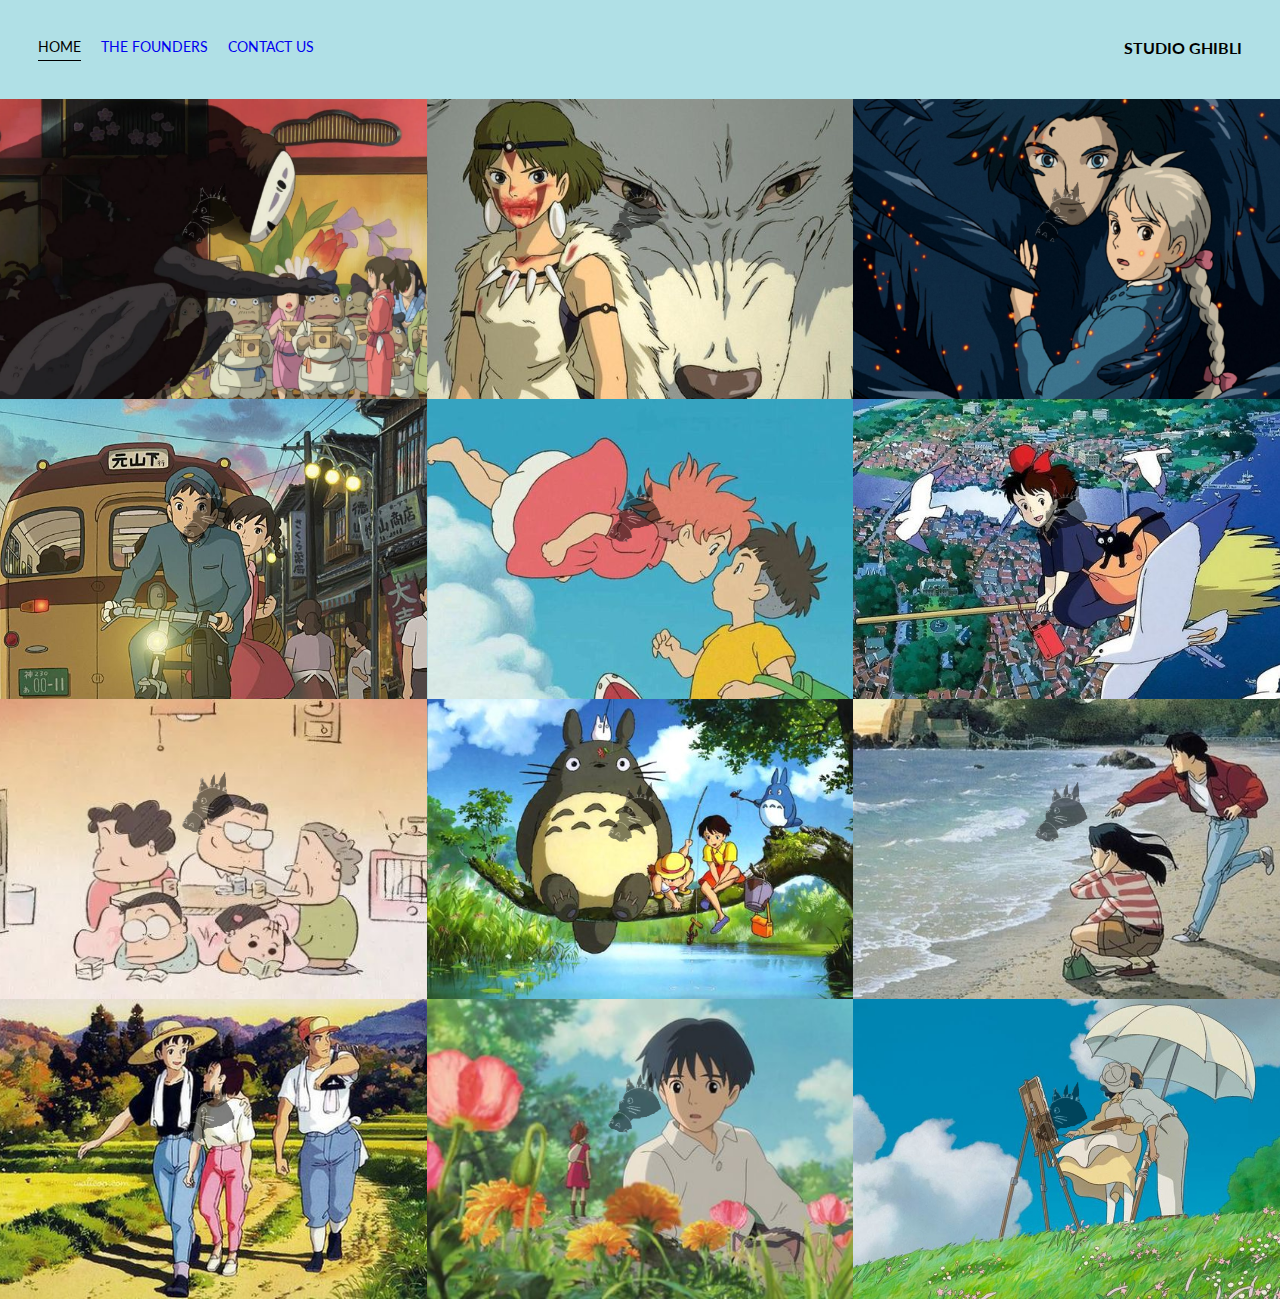
<file: index.html>
<!DOCTYPE html>
<html>
<head>
    <title>Studio Ghibli</title>
    <link href="https://fonts.googleapis.com/css2?family=Lato:wght@300&display=swap" rel="stylesheet">
    <link rel="stylesheet" href="styles.css">
</head>
<body>
    <div class="container" >
        <div class="nav-wrapper">
            <div class="left-side">
                <div class="nav-link-wrapper active-nav-link">
                    <a href="index.html">Home</a>
                </div>
            

                <div class="nav-link-wrapper">
                    <a href="About.html">The Founders</a>
                </div>

                <div class="nav-link-wrapper">
                    <a href="Contact Us.html">Contact Us</a>
                </div>

            </div> 

            <div class="right-side"></div>
                <div class="brand">
                    <div><strong> STUDIO GHIBLI </strong> </div>
                </div>
            </div>
        </div>

        <div class="content-wrapper">

            <div class="portfolio-items-wrapper">

                <div class="portfolio-item-wrapper" onclick="location.href='SpiritedAwayPage.html'">
                    <div class="portfolio-img-background" style="background-image:url(images/portfolio/SpiritAway.PNG)"></div>

                    <div class="img-text-wrapper">
                        <div class="logo-wrapper">
                            <img src="images/logos/sghiblilogo.png">
                        </div>

                        <div class="subtitle">
                            SPIRITED AWAY
                        </div>
                    </div>
                </div>

                <div class="portfolio-item-wrapper" onclick="location.href='PrincessMononokePage.html'">
                    <div class="portfolio-img-background" style="background-image:url(images/portfolio/PrincessMnonoke.jpg)"></div>

                    <div class="img-text-wrapper">
                        <div class="logo-wrapper">
                            <img src="images/logos/sghiblilogo.png">
                        </div>

                        <div class="subtitle">
                            PRINCESS MONONOKE
                        </div>
                    </div>
                </div>

                <div class="portfolio-item-wrapper" onclick="location.href='HowlMovingCastlePage.html'" >
                    <div class="portfolio-img-background" style="background-image:url(images/portfolio/HowlsMovingCastle.PNG)"></div>

                    <div class="img-text-wrapper">
                        <div class="logo-wrapper">
                            <img src="images/logos/sghiblilogo.png">
                        </div>

                        <div class="subtitle">
                            HOWL'S MOVING CASTLE
                        </div>
                    </div>
                </div>

                <div class="portfolio-item-wrapper" onclick="location.href='FromUpOnPoppyHillPage.html'">
                    <div class="portfolio-img-background" style="background-image:url(images/portfolio/FromUpOnPoppyHilll.jpeg)"></div>

                    <div class="img-text-wrapper">
                        <div class="logo-wrapper">
                            <img src="images/logos/sghiblilogo.png">
                        </div>

                        <div class="subtitle">
                            FROM UP ON POPPY HILL
                        </div>
                    </div>
                </div>

                <div class="portfolio-item-wrapper" onclick="location.href='PonyoPage.html'">
                    <div class="portfolio-img-background" style="background-image:url(images/portfolio/Ponyo.jpg)"></div>

                    <div class="img-text-wrapper">
                        <div class="logo-wrapper">
                            <img src="images/logos/sghiblilogo.png">
                        </div>

                        <div class="subtitle">
                            PONYO
                        </div>
                    </div>
                </div>

                <div class="portfolio-item-wrapper" onclick="location.href='KikiDeliveryServicePage.html'">
                    <div class="portfolio-img-background" style="background-image:url(images/portfolio/KikiDeliveryService.jpg)"></div>

                    <div class="img-text-wrapper">
                        <div class="logo-wrapper">
                            <img src="images/logos/sghiblilogo.png">
                        </div>

                        <div class="subtitle">
                            KIKI'S DELIVERY SERVICE
                        </div>
                    </div>
                </div>

                <div class="portfolio-item-wrapper" onclick="location.href='MyNeighborsTheYamadasPage.html'">
                    <div class="portfolio-img-background" style="background-image:url(images/portfolio/MyNeighborsTheYamadas.jpg)"></div>

                    <div class="img-text-wrapper">
                        <div class="logo-wrapper">
                            <img src="images/logos/sghiblilogo.png">
                        </div>

                        <div class="subtitle">
                            MY NEIGHBORS THE YAMADAS
                        </div>
                    </div>
                </div>

                <div class="portfolio-item-wrapper" onclick="location.href='MyNeighborTotoroPage.html'">
                    <div class="portfolio-img-background" style="background-image:url(images/portfolio/MyNeighborTotoro.jpg)"></div>

                    <div class="img-text-wrapper">
                        <div class="logo-wrapper">
                            <img src="images/logos/sghiblilogo.png">
                        </div>

                        <div class="subtitle">
                            MY NEIGHBOR TOTORO
                        </div>
                    </div>
                </div>

                <div class="portfolio-item-wrapper" onclick="location.href='OceanWavesPage.html'">
                    <div class="portfolio-img-background" style="background-image:url(images/portfolio/OceanWaves.jpg)"></div>

                    <div class="img-text-wrapper">
                        <div class="logo-wrapper">
                            <img src="images/logos/sghiblilogo.png">
                        </div>

                        <div class="subtitle">
                            OCEAN WAVES
                        </div>
                    </div>
                </div>

                <div class="portfolio-item-wrapper" onclick="location.href='OnlyYesterdayPage.html'">
                    <div class="portfolio-img-background" style="background-image:url(images/portfolio/OnlyYesterday.jpg)"></div>

                    <div class="img-text-wrapper">
                        <div class="logo-wrapper">
                            <img src="images/logos/sghiblilogo.png">
                        </div>

                        <div class="subtitle">
                            ONLY YESTERDAY
                        </div>
                    </div>
                </div>

                <div class="portfolio-item-wrapper" onclick="location.href='TheSecretWorldOfArriettyPage.html'">
                    <div class="portfolio-img-background" style="background-image:url(images/portfolio/TheSecretWorldOfArrietty.jpg)"></div>

                    <div class="img-text-wrapper">
                        <div class="logo-wrapper">
                            <img src="images/logos/sghiblilogo.png">
                        </div>

                        <div class="subtitle">
                            THE SECRET WORLD OF ARRIETTY
                        </div>
                    </div>
                </div>

                <div class="portfolio-item-wrapper" onclick="location.href='TheWindRisesPage.html'">
                    <div class="portfolio-img-background" style="background-image:url(images/portfolio/TheWindRises.jpg)"></div>

                    <div class="img-text-wrapper">
                        <div class="logo-wrapper">
                            <img src="images/logos/sghiblilogo.png">
                        </div>

                        <div class="subtitle"> THE WIND RISES</div>
                    </div>
                </div>


            </div>
        </div>
    </div>
</body>
<script>
    const portfolioItems = document.querySelectorAll('.portfolio-item-wrapper')
    
    portfolioItems.forEach(portfolioItem => {
        portfolioItem.addEventListener('mouseover', () => {
            portfolioItem.childNodes[1].classList.add('img-darken');

        })
        portfolioItem.addEventListener('mouseout', () => {
            portfolioItem.childNodes[1].classList.remove('img-darken');
        })

    })

    
    
</script>
</html>
</file>
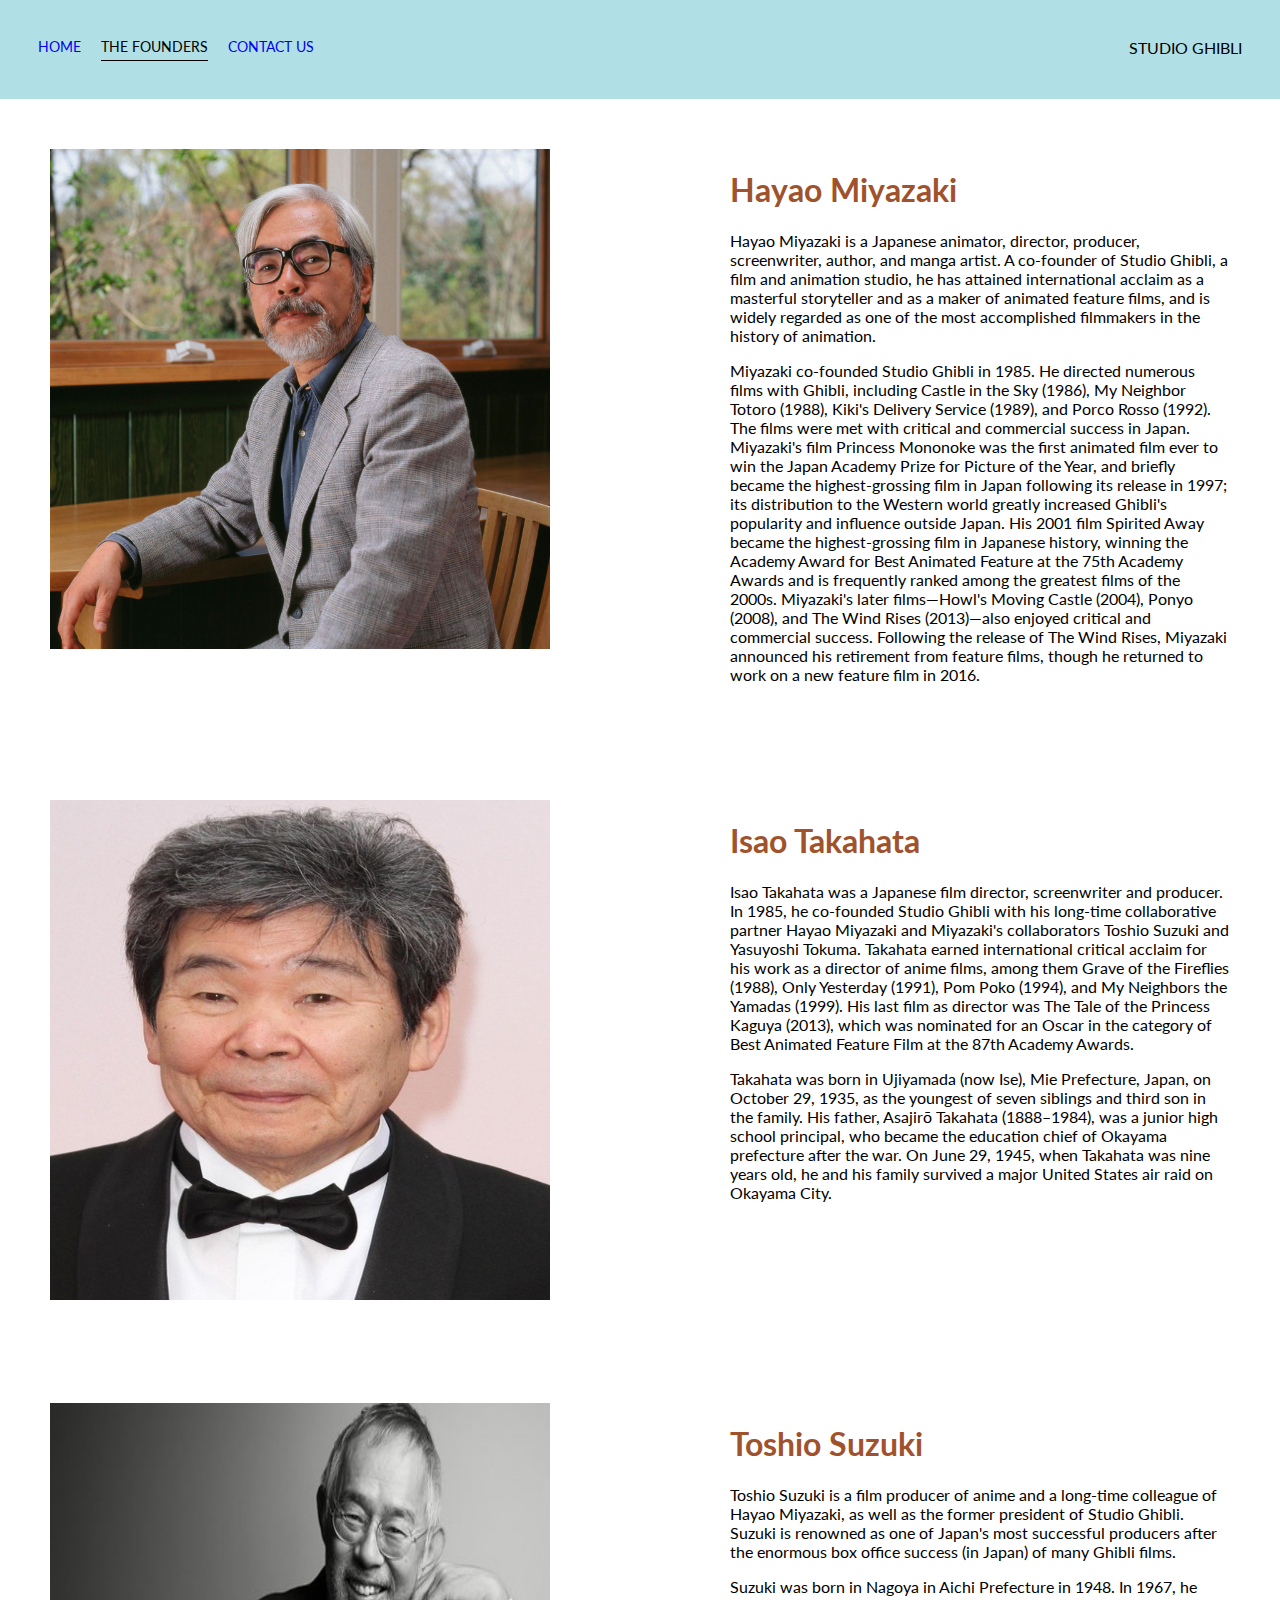
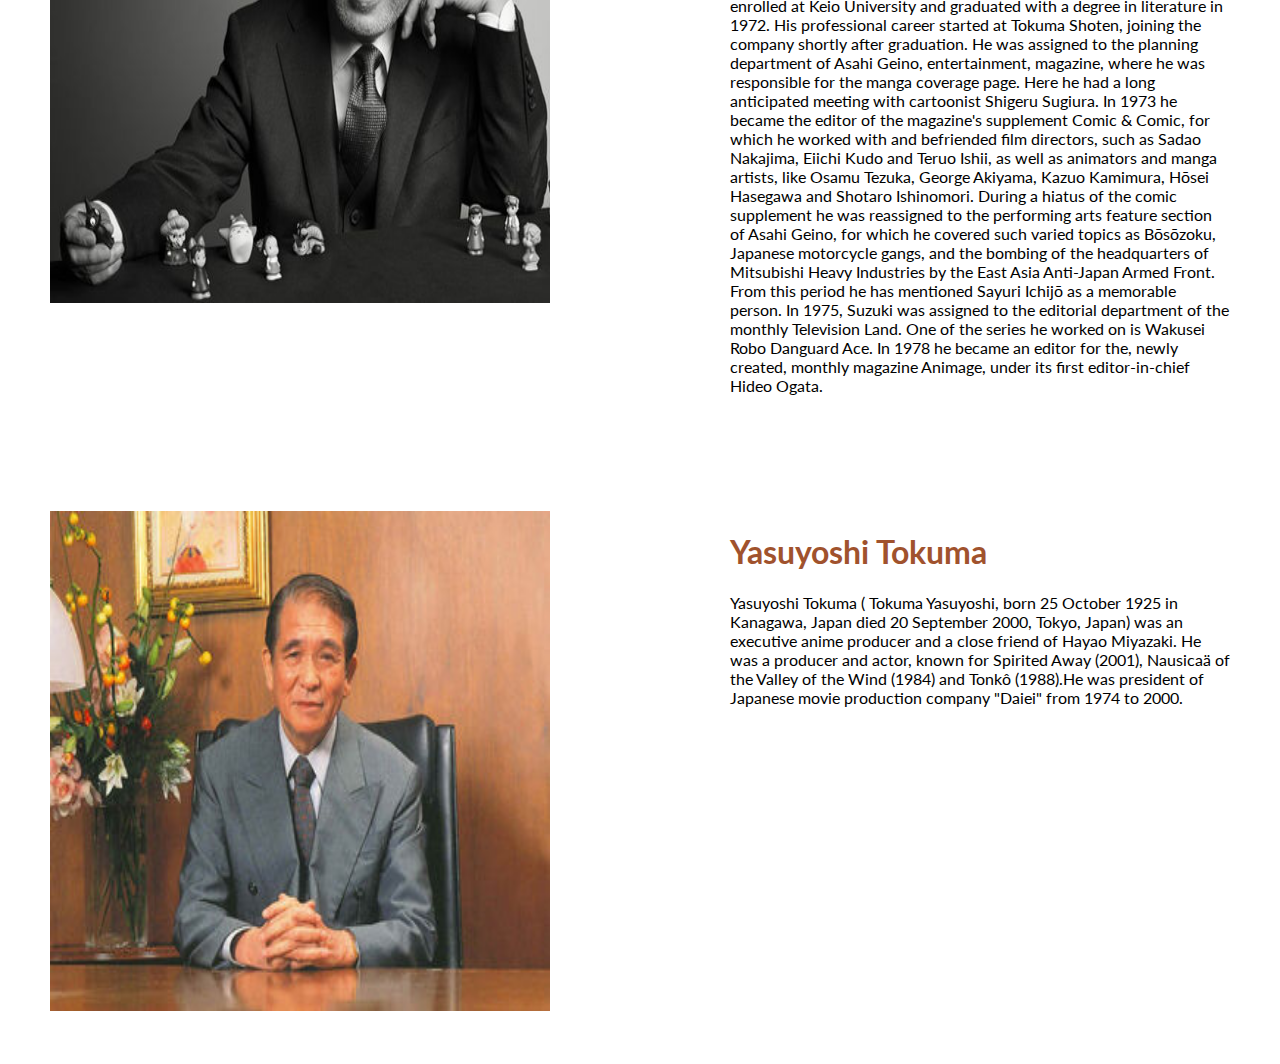
<file: About.html>
<!DOCTYPE html>
<html>
<head>
    <title>The Founders</title>
    <link href="https://fonts.googleapis.com/css2?family=Lato:wght@300&display=swap" rel="stylesheet">
    <link rel="stylesheet" href="styles.css">
</head>
<body>
    <div class="container">
        <div class="nav-wrapper">
            <div class="left-side">
                <div class="nav-link-wrapper">
                    <a href="index.html">Home</a>
                </div>
            

                <div class="nav-link-wrapper active-nav-link">
                    <a href="About.html">The Founders</a>
                </div>

                <div class="nav-link-wrapper">
                    <a href="Contact Us.html">Contact Us</a>
                </div>

            </div> 

            <div class="right-side"></div>
                <div class="brand">
                    <div> STUDIO GHIBLI </div>
                </div>
            </div>
        </div>

        <div class="content-wrapper">
            <div class="two-column-wrapper">
                <div class="profile-image-wrapper">
                    <img src="images/MiyazakiHayao.jpg" width="500" height="500" >

                </div>

                <div class="profile-content-wrapper">

                    <h1>Hayao Miyazaki</h1>

                    <p>Hayao Miyazaki is a Japanese animator, director, producer, screenwriter, author, and manga artist. A co-founder of Studio Ghibli, a film and animation studio, he has attained international acclaim as a masterful storyteller and as a maker of animated feature films, and is widely regarded as one of the most accomplished filmmakers in the history of animation.</p>
                    <p>Miyazaki co-founded Studio Ghibli in 1985. He directed numerous films with Ghibli, including Castle in the Sky (1986), My Neighbor Totoro (1988), Kiki's Delivery Service (1989), and Porco Rosso (1992). The films were met with critical and commercial success in Japan. Miyazaki's film Princess Mononoke was the first animated film ever to win the Japan Academy Prize for Picture of the Year, and briefly became the highest-grossing film in Japan following its release in 1997; its distribution to the Western world greatly increased Ghibli's popularity and influence outside Japan. His 2001 film Spirited Away became the highest-grossing film in Japanese history, winning the Academy Award for Best Animated Feature at the 75th Academy Awards and is frequently ranked among the greatest films of the 2000s. Miyazaki's later films—Howl's Moving Castle (2004), Ponyo (2008), and The Wind Rises (2013)—also enjoyed critical and commercial success. Following the release of The Wind Rises, Miyazaki announced his retirement from feature films, though he returned to work on a new feature film in 2016.</p>
                </div>
            </div>
        </div>

        <div class="content-wrapper">
            <div class="two-column-wrapper">
                <div class="profile-image-wrapper">
                    <img src="images/IsaoTakahata.jpg" width="500" height="500">

                </div>

                <div class="profile-content-wrapper">

                    <h1>Isao Takahata</h1>

                    <p>Isao Takahata was a Japanese film director, screenwriter and producer. In 1985, he co-founded Studio Ghibli with his long-time collaborative partner Hayao Miyazaki and Miyazaki's collaborators Toshio Suzuki and Yasuyoshi Tokuma. Takahata earned international critical acclaim for his work as a director of anime films, among them Grave of the Fireflies (1988), Only Yesterday (1991), Pom Poko (1994), and My Neighbors the Yamadas (1999). His last film as director was The Tale of the Princess Kaguya (2013), which was nominated for an Oscar in the category of Best Animated Feature Film at the 87th Academy Awards.</p>
                    <p>Takahata was born in Ujiyamada (now Ise), Mie Prefecture, Japan, on October 29, 1935, as the youngest of seven siblings and third son in the family. His father, Asajirō Takahata (1888–1984), was a junior high school principal, who became the education chief of Okayama prefecture after the war. On June 29, 1945, when Takahata was nine years old, he and his family survived a major United States air raid on Okayama City.</p>
                </div>
            </div>
        </div>


        <div class="content-wrapper">
            <div class="two-column-wrapper">
                <div class="profile-image-wrapper">
                    <img src="images/ToshioSuzuki.jpg" width="500" height="500">

                </div>

                <div class="profile-content-wrapper">

                    <h1>Toshio Suzuki</h1>

                    <p>Toshio Suzuki is a film producer of anime and a long-time colleague of Hayao Miyazaki, as well as the former president of Studio Ghibli. Suzuki is renowned as one of Japan's most successful producers after the enormous box office success (in Japan) of many Ghibli films.</p>
                    <p>Suzuki was born in Nagoya in Aichi Prefecture in 1948. In 1967, he enrolled at Keio University and graduated with a degree in literature in 1972. His professional career started at Tokuma Shoten, joining the company shortly after graduation. He was assigned to the planning department of Asahi Geino, entertainment, magazine, where he was responsible for the manga coverage page. Here he had a long anticipated meeting with cartoonist Shigeru Sugiura. In 1973 he became the editor of the magazine's supplement Comic & Comic, for which he worked with and befriended film directors, such as Sadao Nakajima, Eiichi Kudo and Teruo Ishii, as well as animators and manga artists, like Osamu Tezuka, George Akiyama, Kazuo Kamimura, Hōsei Hasegawa and Shotaro Ishinomori. During a hiatus of the comic supplement he was reassigned to the performing arts feature section of Asahi Geino, for which he covered such varied topics as Bōsōzoku, Japanese motorcycle gangs, and the bombing of the headquarters of Mitsubishi Heavy Industries by the East Asia Anti-Japan Armed Front. From this period he has mentioned Sayuri Ichijō as a memorable person. In 1975, Suzuki was assigned to the editorial department of the monthly Television Land. One of the series he worked on is Wakusei Robo Danguard Ace. In 1978 he became an editor for the, newly created, monthly magazine Animage, under its first editor-in-chief Hideo Ogata.</p>
                </div>
            </div>
        </div>

        <div class="content-wrapper">
            <div class="two-column-wrapper">
                <div class="profile-image-wrapper">
                    <img src="images/YasuyoshiTokuma.jpg" width="500" height="500">

                </div>

                <div class="profile-content-wrapper">

                    <h1>Yasuyoshi Tokuma</h1>

                    <p>Yasuyoshi Tokuma ( Tokuma Yasuyoshi, born 25 October 1925 in Kanagawa, Japan died 20 September 2000, Tokyo, Japan) was an executive anime producer and a close friend of Hayao Miyazaki. He was a producer and actor, known for Spirited Away (2001), Nausicaä of the Valley of the Wind (1984) and Tonkô (1988).He was president of Japanese movie production company "Daiei" from 1974 to 2000.</p>

                </div>
            </div>
        </div>


    </div>
</body>
</html>
</file>
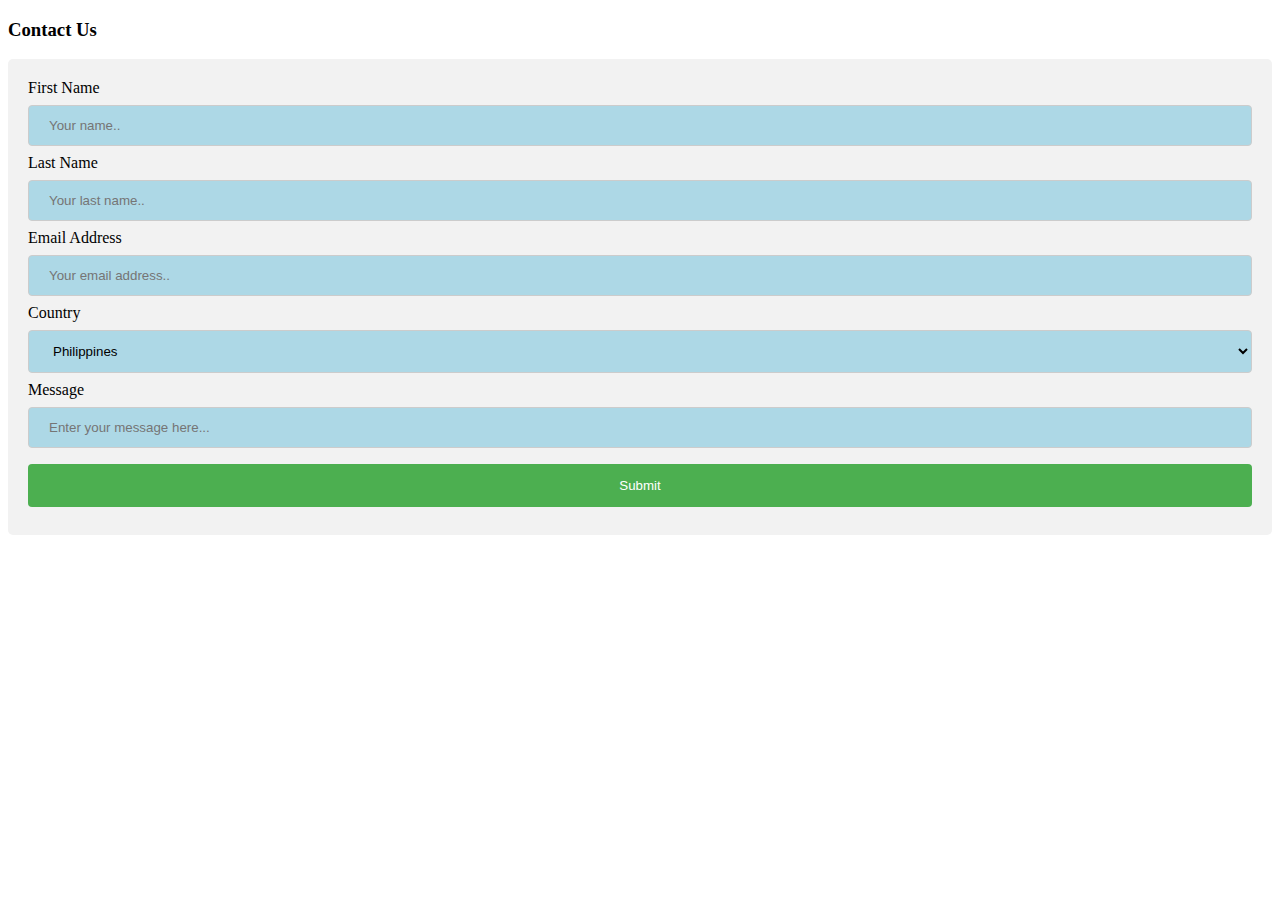
<file: Contact Us.html>
<!DOCTYPE html>
<html>
<style>
  input[type=text], select {
    width: 100%;
    padding: 12px 20px;
    margin: 8px 0;
    display: inline-block;
    border: 1px solid #ccc;
    border-radius: 4px;
    box-sizing: border-box;
    background-color:lightblue;
  }
  
  input[type=submit] {
    width: 100%;
    background-color: #4CAF50;
    color: white;
    padding: 14px 20px;
    margin: 8px 0;
    border: none;
    border-radius: 4px;
    cursor: pointer;
  }
  
  input[type=submit]:hover {
    background-color: #45a049;
  }
  
  div {
    border-radius: 5px;
    background-color: #f2f2f2;
    padding: 20px;
  }
</style>
<body>

<h3>Contact Us</h3>

<div>
  <form action="/action_page.php">
    <label for="fname">First Name</label>
    <input type="text" id="fname" name="firstname" placeholder="Your name..">

    <label for="lname">Last Name</label>
    <input type="text" id="lname" name="lastname" placeholder="Your last name..">

    <label for="emailadd">Email Address</label>
    <input type="text" id="emailadd" name="email address" placeholder="Your email address..">

    <label for="country">Country</label>
    <select id="country" name="country">
      <option value="philippines">Philippines</option>
      <option value="canada">Canada</option>
      <option value="japan">Japan</option>
    </select>
  

    <label for="msg">Message</label>
    <input type="text" id="msg" name="message" placeholder="Enter your message here...">

    <input type="submit" value="Submit">
  </form>
</div>

</body>
</html>
</file>
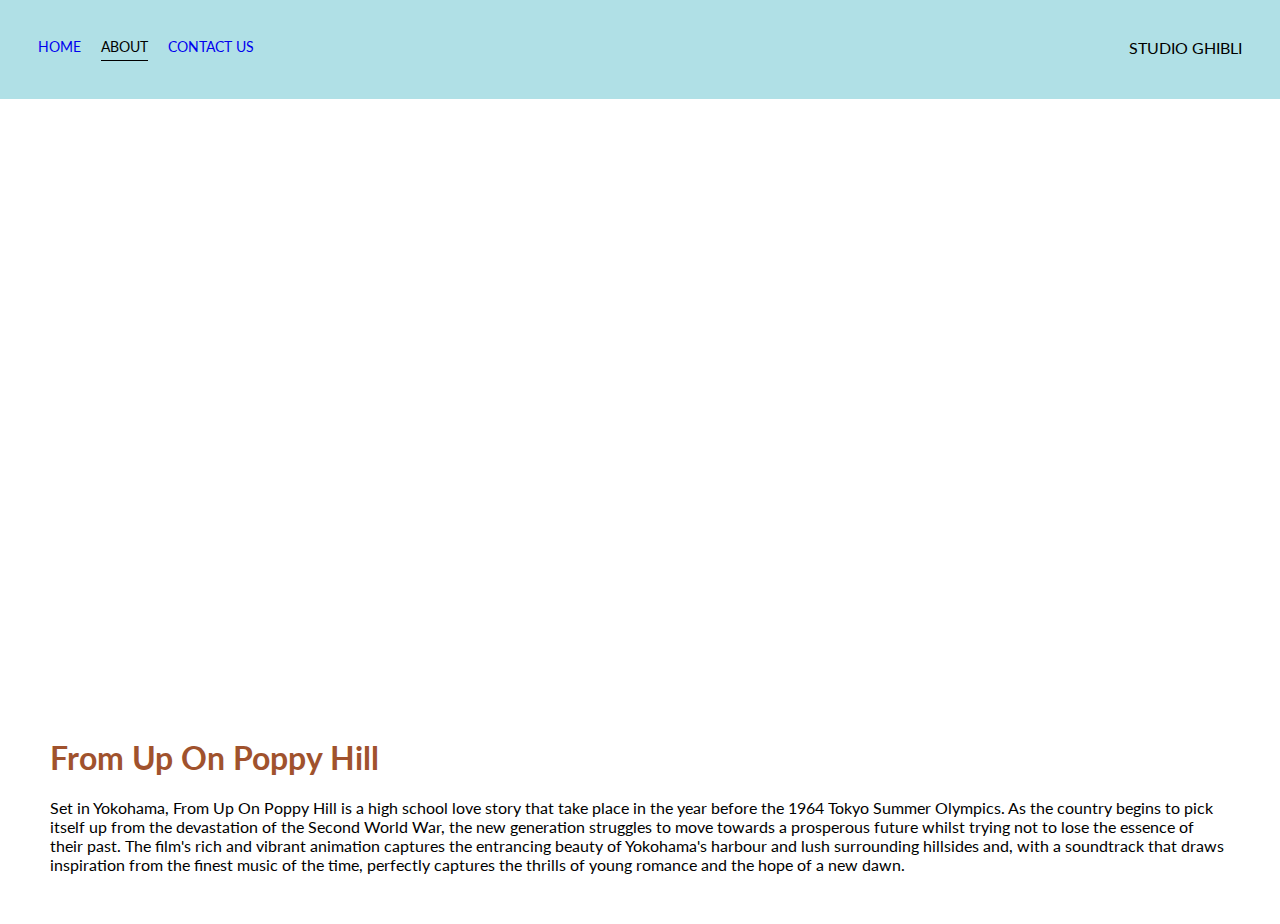
<file: FromUpOnPoppyHillPage.html>
<!DOCTYPE html>
<html>
<head>
    <title>About</title>
    <link href="https://fonts.googleapis.com/css2?family=Lato:wght@300&display=swap" rel="stylesheet">
    <link rel="stylesheet" href="styles.css">
</head>
<body>
    <div class="container">
        <div class="nav-wrapper">
            <div class="left-side">
                <div class="nav-link-wrapper">
                    <a href="index.html">Home</a>
                </div>
            

                <div class="nav-link-wrapper active-nav-link">
                    <a href="About.html">About</a>
                </div>

                <div class="nav-link-wrapper">
                    <a href="Contact Us.html">Contact Us</a>
                </div>

            </div> 

            <div class="right-side"></div>
                <div class="brand">
                    <div> STUDIO GHIBLI </div>
                </div>
            </div>
        </div>

        <div class="content-wrapper">
            <iframe width="1519" height="586" src="https://www.youtube.com/embed/a1UR5mp40aM" frameborder="0" allow="accelerometer; autoplay; clipboard-write; encrypted-media; gyroscope; picture-in-picture" allowfullscreen></iframe>

                <div class="profile-content-wrapper">

                    <h1>From Up On Poppy Hill</h1>

                    <p>Set in Yokohama, From Up On Poppy Hill is a high school love story that take place in the year before the 1964 Tokyo Summer Olympics. As the country begins to pick itself up from the devastation of the Second World War, the new generation struggles to move towards a prosperous future whilst trying not to lose the essence of their past. The film's rich and vibrant animation captures the entrancing beauty of Yokohama's harbour and lush surrounding hillsides and, with a soundtrack that draws inspiration from the finest music of the time, perfectly captures the thrills of young romance and the hope of a new dawn.</p>                    
                </div>
            </div>
        </div>
    </body>
</html>
</file>
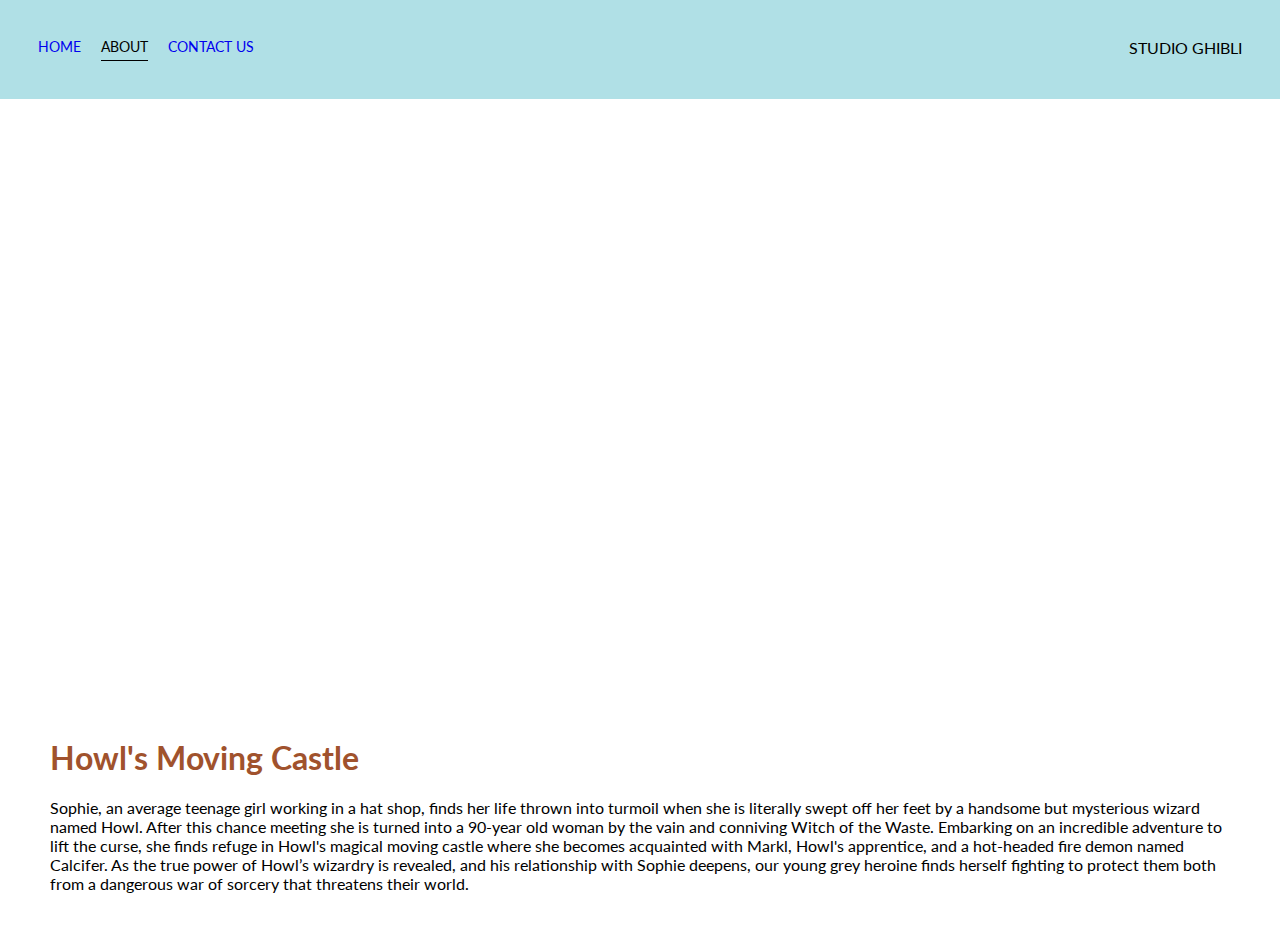
<file: HowlMovingCastlePage.html>
<!DOCTYPE html>
<html>
<head>
    <title>About</title>
    <link href="https://fonts.googleapis.com/css2?family=Lato:wght@300&display=swap" rel="stylesheet">
    <link rel="stylesheet" href="styles.css">
</head>
<body>
    <div class="container">
        <div class="nav-wrapper">
            <div class="left-side">
                <div class="nav-link-wrapper">
                    <a href="index.html">Home</a>
                </div>
            

                <div class="nav-link-wrapper active-nav-link">
                    <a href="About.html">About</a>
                </div>

                <div class="nav-link-wrapper">
                    <a href="Contact Us.html">Contact Us</a>
                </div>

            </div> 

            <div class="right-side"></div>
                <div class="brand">
                    <div> STUDIO GHIBLI </div>
                </div>
            </div>
        </div>

        <div class="content-wrapper">
            <iframe width="1519" height="586" src="https://www.youtube.com/embed/iwROgK94zcM" frameborder="0" allow="accelerometer; autoplay; clipboard-write; encrypted-media; gyroscope; picture-in-picture" allowfullscreen></iframe>
                <div class="profile-content-wrapper">

                    <h1>Howl's Moving Castle</h1>

                    <p>Sophie, an average teenage girl working in a hat shop, finds her life thrown into turmoil when she is literally swept off her feet by a handsome but mysterious wizard named Howl. After this chance meeting she is turned into a 90-year old woman by the vain and conniving Witch of the Waste. Embarking on an incredible adventure to lift the curse, she finds refuge in Howl's magical moving castle where she becomes acquainted with Markl, Howl's apprentice, and a hot-headed fire demon named Calcifer. As the true power of Howl’s wizardry is revealed, and his relationship with Sophie deepens, our young grey heroine finds herself fighting to protect them both from a dangerous war of sorcery that threatens their world.</p>                    
                </div>
            </div>
        </div>
    </body>
</html>
</file>
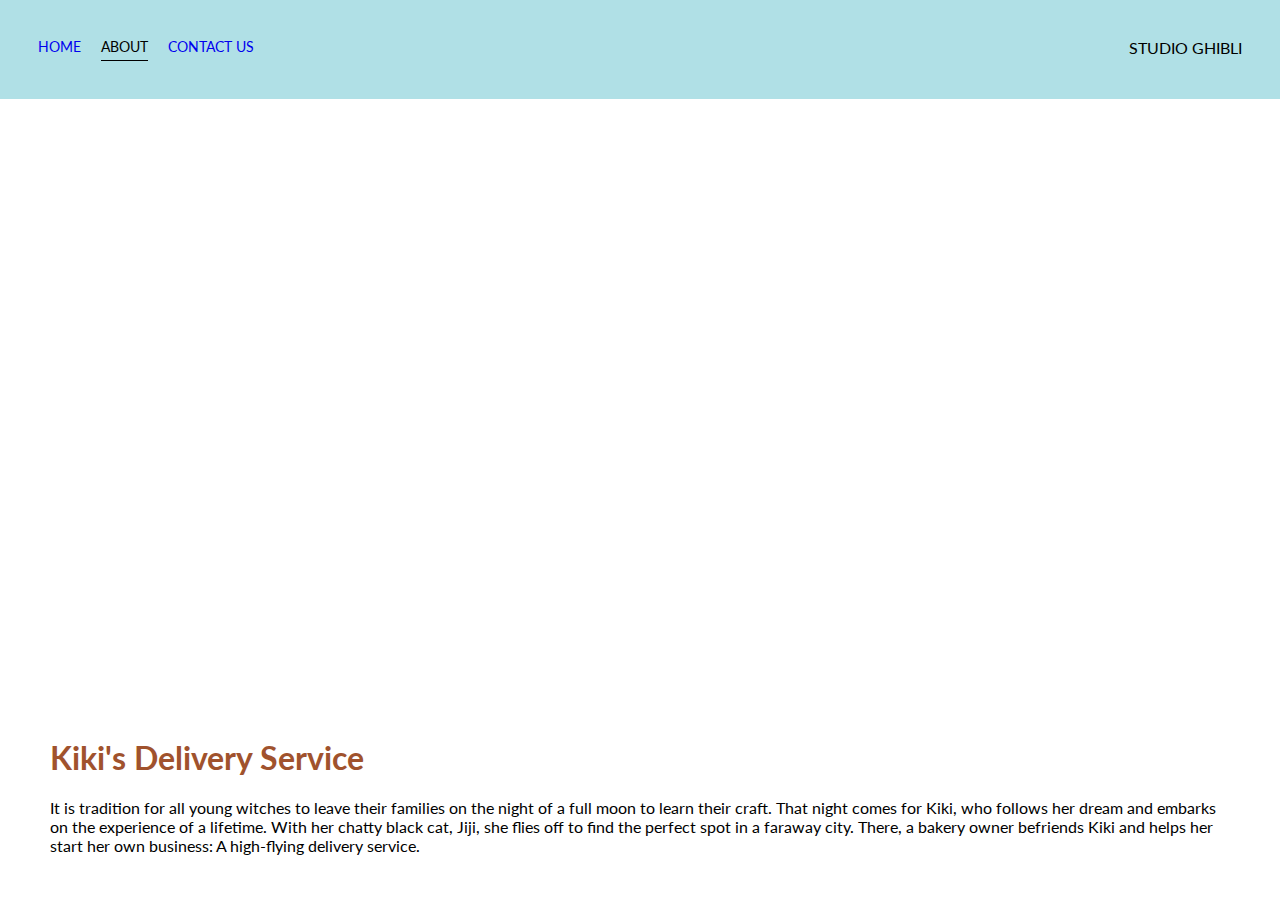
<file: KikiDeliveryServicePage.html>
<!DOCTYPE html>
<html>
<head>
    <title>About</title>
    <link href="https://fonts.googleapis.com/css2?family=Lato:wght@300&display=swap" rel="stylesheet">
    <link rel="stylesheet" href="styles.css">
</head>
<body>
    <div class="container">
        <div class="nav-wrapper">
            <div class="left-side">
                <div class="nav-link-wrapper">
                    <a href="index.html">Home</a>
                </div>
            

                <div class="nav-link-wrapper active-nav-link">
                    <a href="About.html">About</a>
                </div>

                <div class="nav-link-wrapper">
                    <a href="Contact Us.html">Contact Us</a>
                </div>

            </div> 

            <div class="right-side"></div>
                <div class="brand">
                    <div> STUDIO GHIBLI </div>
                </div>
            </div>
        </div>

        <div class="content-wrapper">
            <iframe width="1519" height="586" src="https://www.youtube.com/embed/CJRJveWPPRU" frameborder="0" allow="accelerometer; autoplay; clipboard-write; encrypted-media; gyroscope; picture-in-picture" allowfullscreen></iframe>

                <div class="profile-content-wrapper">

                    <h1>Kiki's Delivery Service</h1>

                    <p>It is tradition for all young witches to leave their families on the night of a full moon to learn their craft. That night comes for Kiki, who follows her dream and embarks on the experience of a lifetime. With her chatty black cat, Jiji, she flies off to find the perfect spot in a faraway city. There, a bakery owner befriends Kiki and helps her start her own business: A high-flying delivery service.</p>                    
                </div>
            </div>
        </div>
    </body>
</html>
</file>
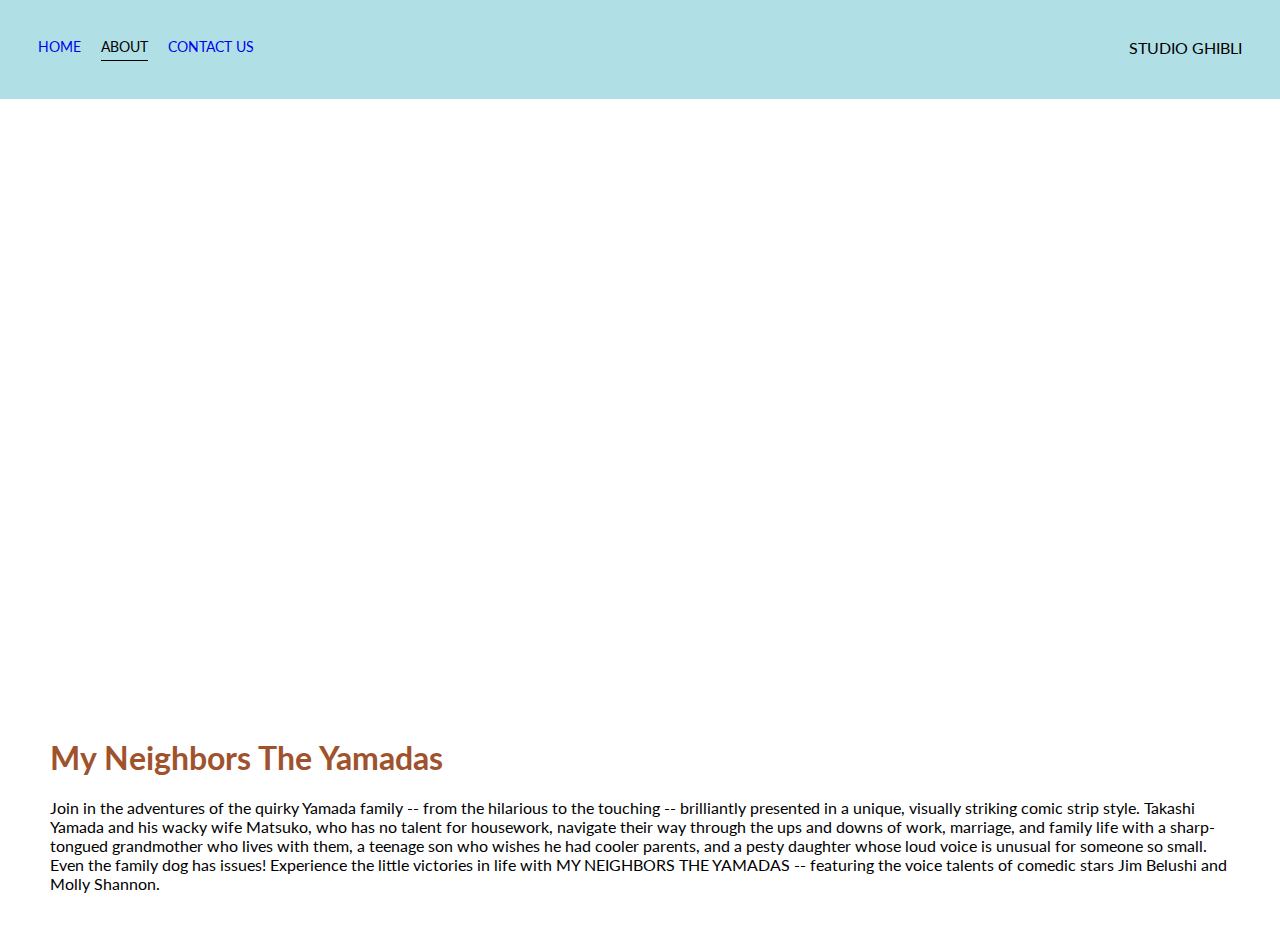
<file: MyNeighborsTheYamadasPage.html>
<!DOCTYPE html>
<html>
<head>
    <title>About</title>
    <link href="https://fonts.googleapis.com/css2?family=Lato:wght@300&display=swap" rel="stylesheet">
    <link rel="stylesheet" href="styles.css">
</head>
<body>
    <div class="container">
        <div class="nav-wrapper">
            <div class="left-side">
                <div class="nav-link-wrapper">
                    <a href="index.html">Home</a>
                </div>
            

                <div class="nav-link-wrapper active-nav-link">
                    <a href="About.html">About</a>
                </div>

                <div class="nav-link-wrapper">
                    <a href="Contact Us.html">Contact Us</a>
                </div>

            </div> 

            <div class="right-side"></div>
                <div class="brand">
                    <div> STUDIO GHIBLI </div>
                </div>
            </div>
        </div>

        <div class="content-wrapper">
            <iframe width="1519" height="586" src="https://www.youtube.com/embed/1C9ujuCPlnY" frameborder="0" allow="accelerometer; autoplay; clipboard-write; encrypted-media; gyroscope; picture-in-picture" allowfullscreen></iframe>

                <div class="profile-content-wrapper">

                    <h1>My Neighbors The Yamadas</h1>

                    <p>Join in the adventures of the quirky Yamada family -- from the hilarious to the touching -- brilliantly presented in a unique, visually striking comic strip style. Takashi Yamada and his wacky wife Matsuko, who has no talent for housework, navigate their way through the ups and downs of work, marriage, and family life with a sharp-tongued grandmother who lives with them, a teenage son who wishes he had cooler parents, and a pesty daughter whose loud voice is unusual for someone so small. Even the family dog has issues! Experience the little victories in life with MY NEIGHBORS THE YAMADAS -- featuring the voice talents of comedic stars Jim Belushi and Molly Shannon.</p>                    
                </div>
            </div>
        </div>
    </body>
</html>
</file>
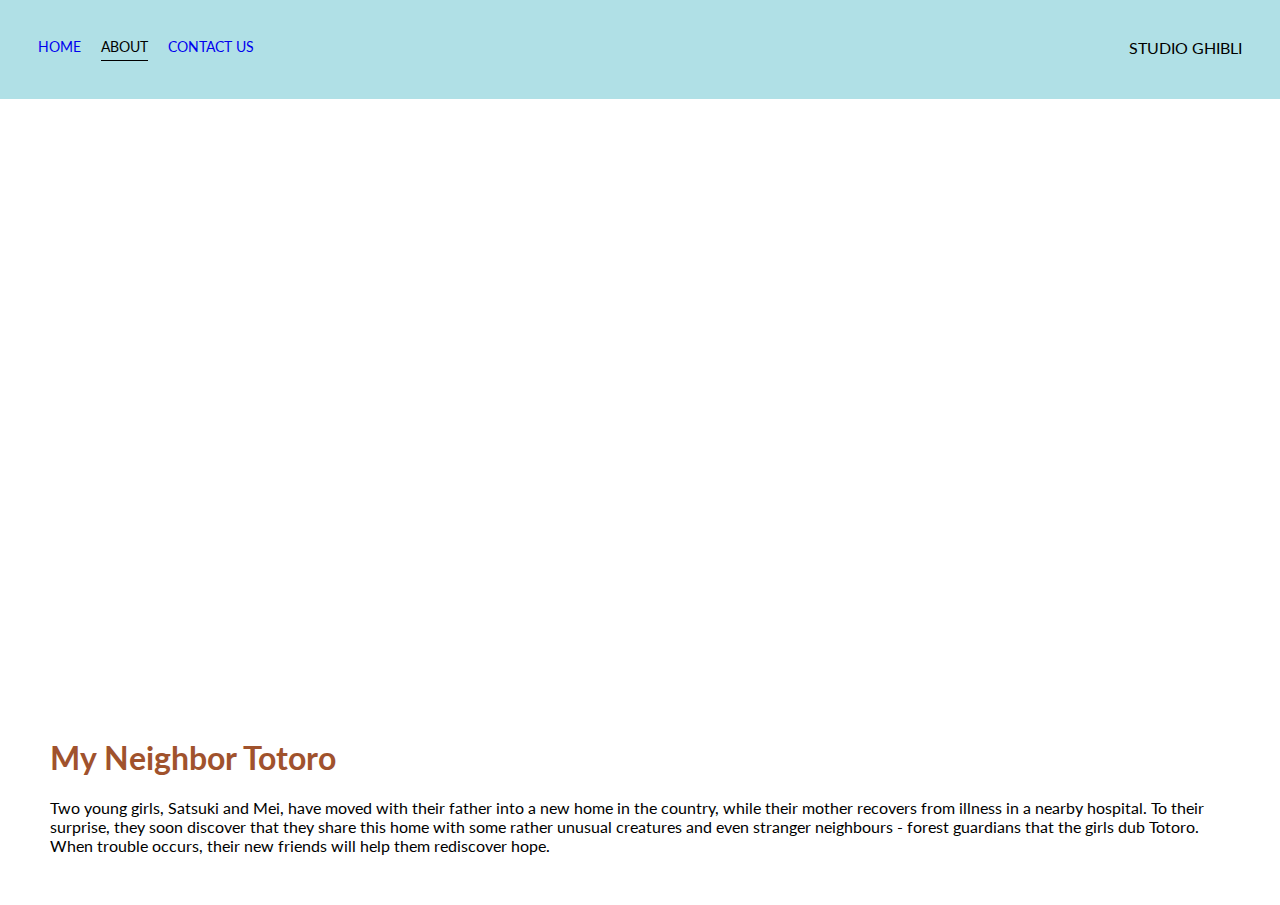
<file: MyNeighborTotoroPage.html>
<!DOCTYPE html>
<html>
<head>
    <title>About</title>
    <link href="https://fonts.googleapis.com/css2?family=Lato:wght@300&display=swap" rel="stylesheet">
    <link rel="stylesheet" href="styles.css">
</head>
<body>
    <div class="container">
        <div class="nav-wrapper">
            <div class="left-side">
                <div class="nav-link-wrapper">
                    <a href="index.html">Home</a>
                </div>
            

                <div class="nav-link-wrapper active-nav-link">
                    <a href="About.html">About</a>
                </div>

                <div class="nav-link-wrapper">
                    <a href="Contact Us.html">Contact Us</a>
                </div>

            </div> 

            <div class="right-side"></div>
                <div class="brand">
                    <div> STUDIO GHIBLI </div>
                </div>
            </div>
        </div>

        <div class="content-wrapper">
            <iframe width="1519" height="586" src="https://www.youtube.com/embed/3KbWc4NreXw" frameborder="0" allow="accelerometer; autoplay; clipboard-write; encrypted-media; gyroscope; picture-in-picture" allowfullscreen></iframe>

                <div class="profile-content-wrapper">

                    <h1>My Neighbor Totoro</h1>

                    <p>Two young girls, Satsuki and Mei, have moved with their father into a new home in the country, while their mother recovers from illness in a nearby hospital. To their surprise, they soon discover that they share this home with some rather unusual creatures and even stranger neighbours - forest guardians that the girls dub Totoro. When trouble occurs, their new friends will help them rediscover hope.</p>                    
                </div>
            </div>
        </div>
    </body>
</html>
</file>
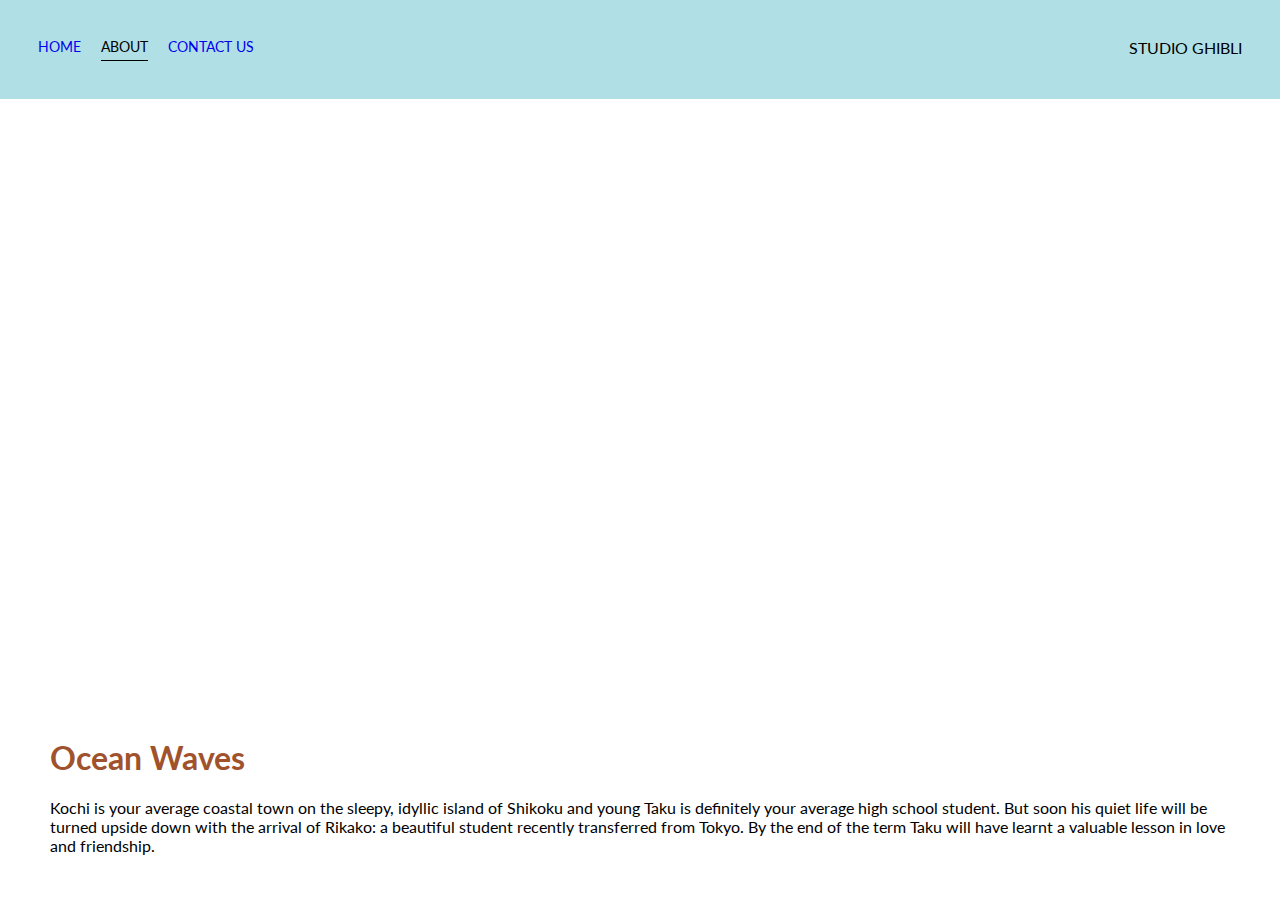
<file: OceanWavesPage.html>
<!DOCTYPE html>
<html>
<head>
    <title>About</title>
    <link href="https://fonts.googleapis.com/css2?family=Lato:wght@300&display=swap" rel="stylesheet">
    <link rel="stylesheet" href="styles.css">
</head>
<body>
    <div class="container">
        <div class="nav-wrapper">
            <div class="left-side">
                <div class="nav-link-wrapper">
                    <a href="index.html">Home</a>
                </div>
            

                <div class="nav-link-wrapper active-nav-link">
                    <a href="About.html">About</a>
                </div>

                <div class="nav-link-wrapper">
                    <a href="Contact Us.html">Contact Us</a>
                </div>

            </div> 

            <div class="right-side"></div>
                <div class="brand">
                    <div> STUDIO GHIBLI </div>
                </div>
            </div>
        </div>

        <div class="content-wrapper">
            <iframe width="1519" height="586" src="https://www.youtube.com/embed/lJhdWkCwLlE" frameborder="0" allow="accelerometer; autoplay; clipboard-write; encrypted-media; gyroscope; picture-in-picture" allowfullscreen></iframe>
                
            <div class="profile-content-wrapper">

                    <h1>Ocean Waves</h1>

                    <p>Kochi is your average coastal town on the sleepy, idyllic island of Shikoku and young Taku is definitely your average high school student. But soon his quiet life will be turned upside down with the arrival of Rikako: a beautiful student recently transferred from Tokyo. By the end of the term Taku will have learnt a valuable lesson in love and friendship.</p>                    
                </div>
            </div>
        </div>
    </body>
</html>
</file>
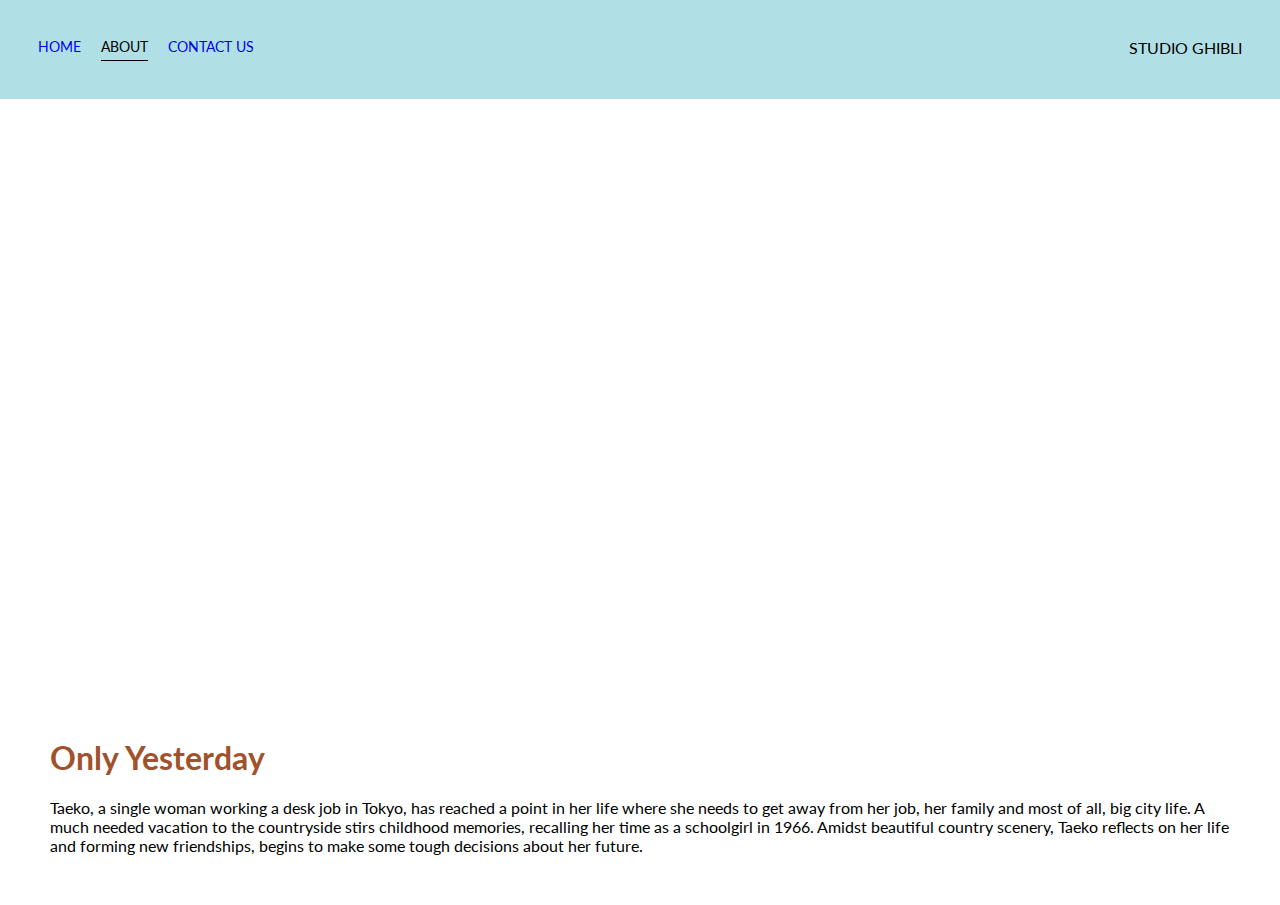
<file: OnlyYesterdayPage.html>
<!DOCTYPE html>
<html>
<head>
    <title>About</title>
    <link href="https://fonts.googleapis.com/css2?family=Lato:wght@300&display=swap" rel="stylesheet">
    <link rel="stylesheet" href="styles.css">
</head>
<body>
    <div class="container">
        <div class="nav-wrapper">
            <div class="left-side">
                <div class="nav-link-wrapper">
                    <a href="index.html">Home</a>
                </div>
            

                <div class="nav-link-wrapper active-nav-link">
                    <a href="About.html">About</a>
                </div>

                <div class="nav-link-wrapper">
                    <a href="Contact Us.html">Contact Us</a>
                </div>

            </div> 

            <div class="right-side"></div>
                <div class="brand">
                    <div> STUDIO GHIBLI </div>
                </div>
            </div>
        </div>

        <div class="content-wrapper">
            <iframe width="1519" height="586" src="https://www.youtube.com/embed/91599QsZqu4" frameborder="0" allow="accelerometer; autoplay; clipboard-write; encrypted-media; gyroscope; picture-in-picture" allowfullscreen></iframe>

                <div class="profile-content-wrapper">

                    <h1>Only Yesterday</h1>

                    <p>Taeko, a single woman working a desk job in Tokyo, has reached a point in her life where she needs to get away from her job, her family and most of all, big city life. A much needed vacation to the countryside stirs childhood memories, recalling her time as a schoolgirl in 1966. Amidst beautiful country scenery, Taeko reflects on her life and forming new friendships, begins to make some tough decisions about her future.</p>                    
                </div>
            </div>
        </div>
    </body>
</html>
</file>
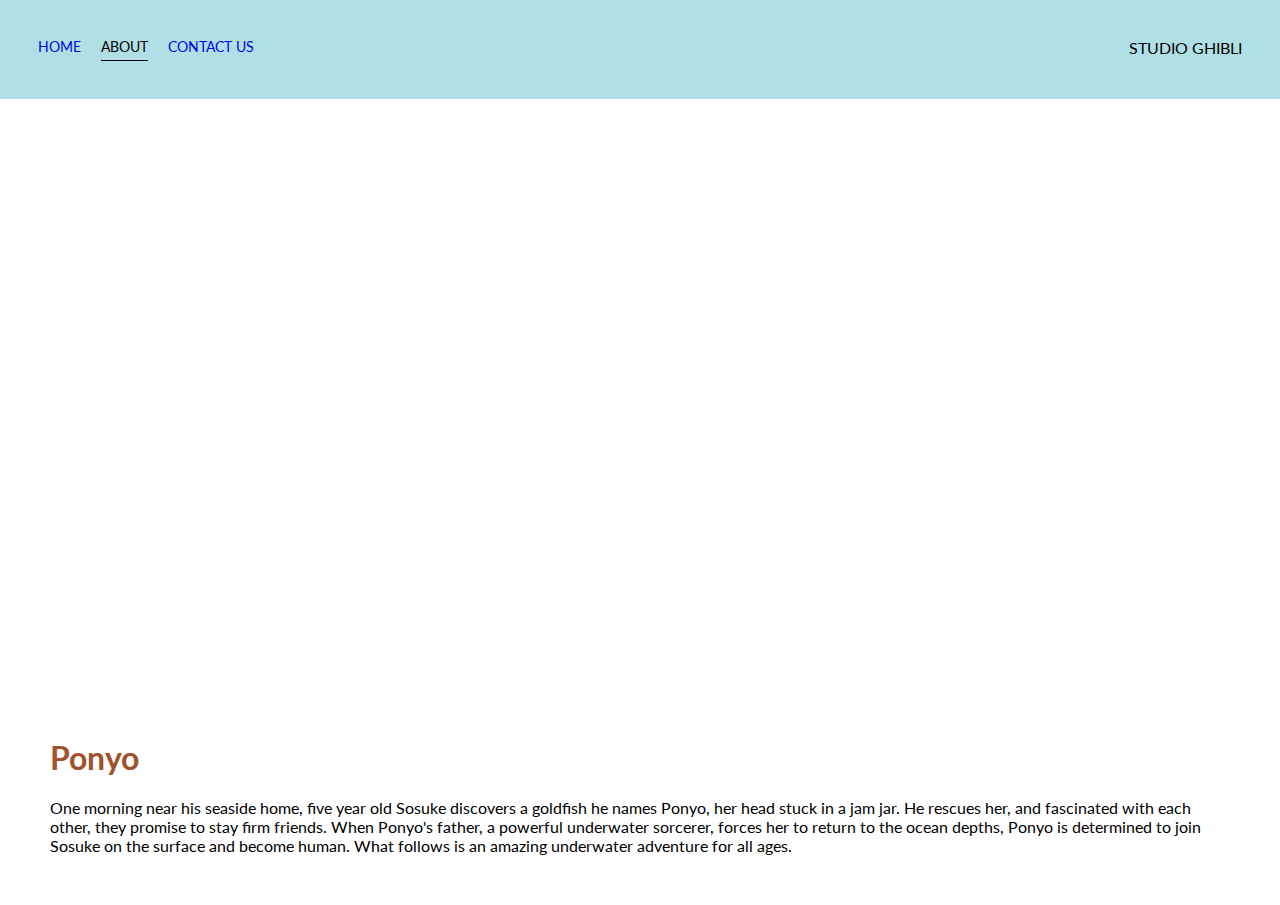
<file: PonyoPage.html>
<!DOCTYPE html>
<html>
<head>
    <title>About</title>
    <link href="https://fonts.googleapis.com/css2?family=Lato:wght@300&display=swap" rel="stylesheet">
    <link rel="stylesheet" href="styles.css">
</head>
<body>
    <div class="container">
        <div class="nav-wrapper">
            <div class="left-side">
                <div class="nav-link-wrapper">
                    <a href="index.html">Home</a>
                </div>
            

                <div class="nav-link-wrapper active-nav-link">
                    <a href="About.html">About</a>
                </div>

                <div class="nav-link-wrapper">
                    <a href="Contact Us.html">Contact Us</a>
                </div>

            </div> 

            <div class="right-side"></div>
                <div class="brand">
                    <div> STUDIO GHIBLI </div>
                </div>
            </div>
        </div>

        <div class="content-wrapper">
            <iframe width="1519" height="586" src="https://www.youtube.com/embed/e9Qq2b3Un6c" frameborder="0" allow="accelerometer; autoplay; clipboard-write; encrypted-media; gyroscope; picture-in-picture" allowfullscreen></iframe>

                <div class="profile-content-wrapper">

                    <h1>Ponyo</h1>

                    <p>One morning near his seaside home, five year old Sosuke discovers a goldfish he names Ponyo, her head stuck in a jam jar. He rescues her, and fascinated with each other, they promise to stay firm friends. When Ponyo's father, a powerful underwater sorcerer, forces her to return to the ocean depths, Ponyo is determined to join Sosuke on the surface and become human. What follows is an amazing underwater adventure for all ages.</p>                    
                </div>
            </div>
        </div>
    </body>
</html>
</file>
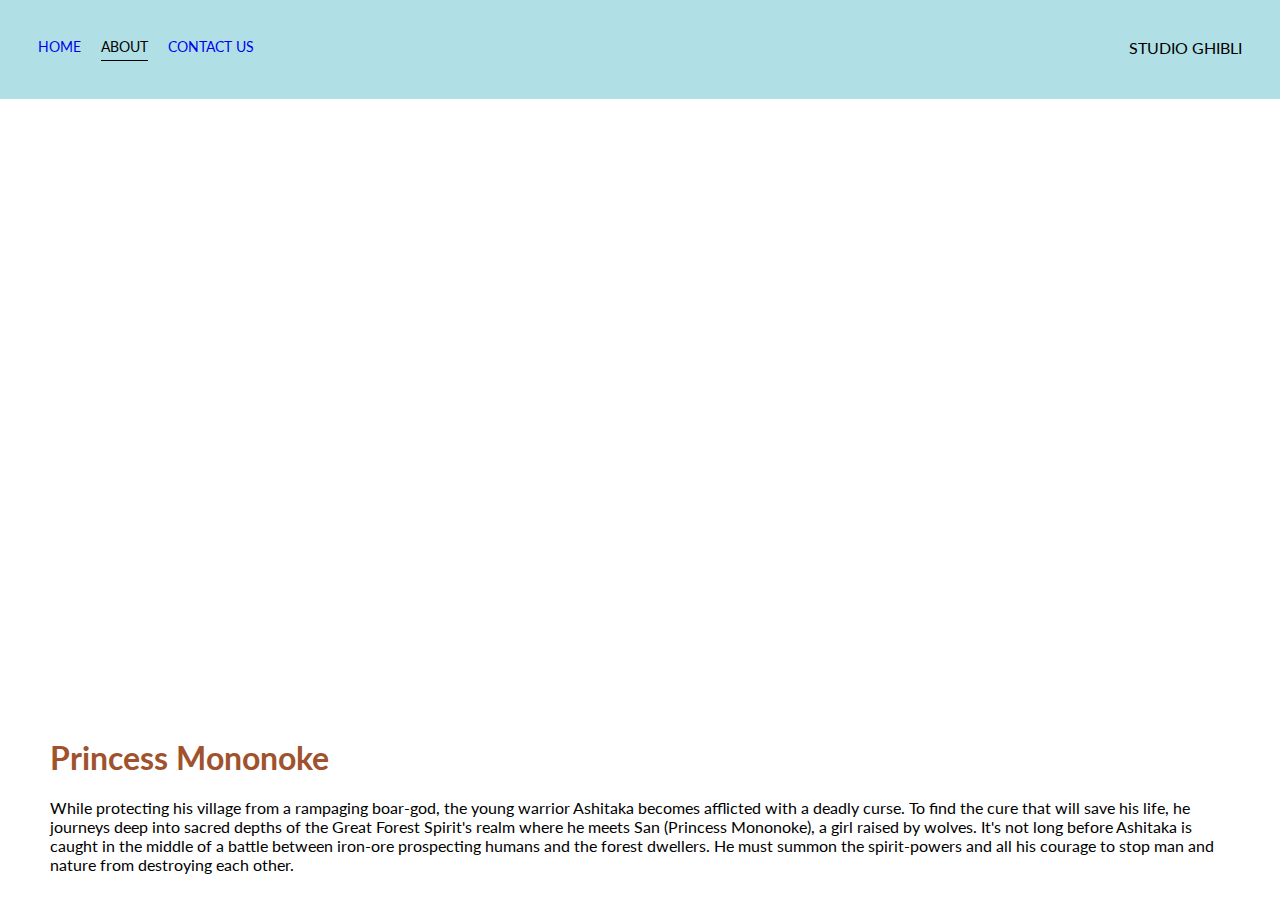
<file: PrincessMononokePage.html>
<!DOCTYPE html>
<html>
<head>
    <title>About</title>
    <link href="https://fonts.googleapis.com/css2?family=Lato:wght@300&display=swap" rel="stylesheet">
    <link rel="stylesheet" href="styles.css">
</head>
<body>
    <div class="container">
        <div class="nav-wrapper">
            <div class="left-side">
                <div class="nav-link-wrapper">
                    <a href="index.html">Home</a>
                </div>
            

                <div class="nav-link-wrapper active-nav-link">
                    <a href="About.html">About</a>
                </div>

                <div class="nav-link-wrapper">
                    <a href="Contact Us.html">Contact Us</a>
                </div>

            </div> 

            <div class="right-side"></div>
                <div class="brand">
                    <div> STUDIO GHIBLI </div>
                </div>
            </div>
        </div>

        <div class="content-wrapper">
            <iframe width="1519" height="586" src="https://www.youtube.com/embed/rPs1C4277wE" frameborder="0" allow="accelerometer; autoplay; clipboard-write; encrypted-media; gyroscope; picture-in-picture" allowfullscreen></iframe>

                <div class="profile-content-wrapper">

                    <h1>Princess Mononoke</h1>

                    <p>While protecting his village from a rampaging boar-god, the young warrior Ashitaka becomes afflicted with a deadly curse. To find the cure that will save his life, he journeys deep into sacred depths of the Great Forest Spirit's realm where he meets San (Princess Mononoke), a girl raised by wolves. It's not long before Ashitaka is caught in the middle of a battle between iron-ore prospecting humans and the forest dwellers. He must summon the spirit-powers and all his courage to stop man and nature from destroying each other.</p>
                    
                </div>
            </div>
        </div>
    </body>
</html>
</file>
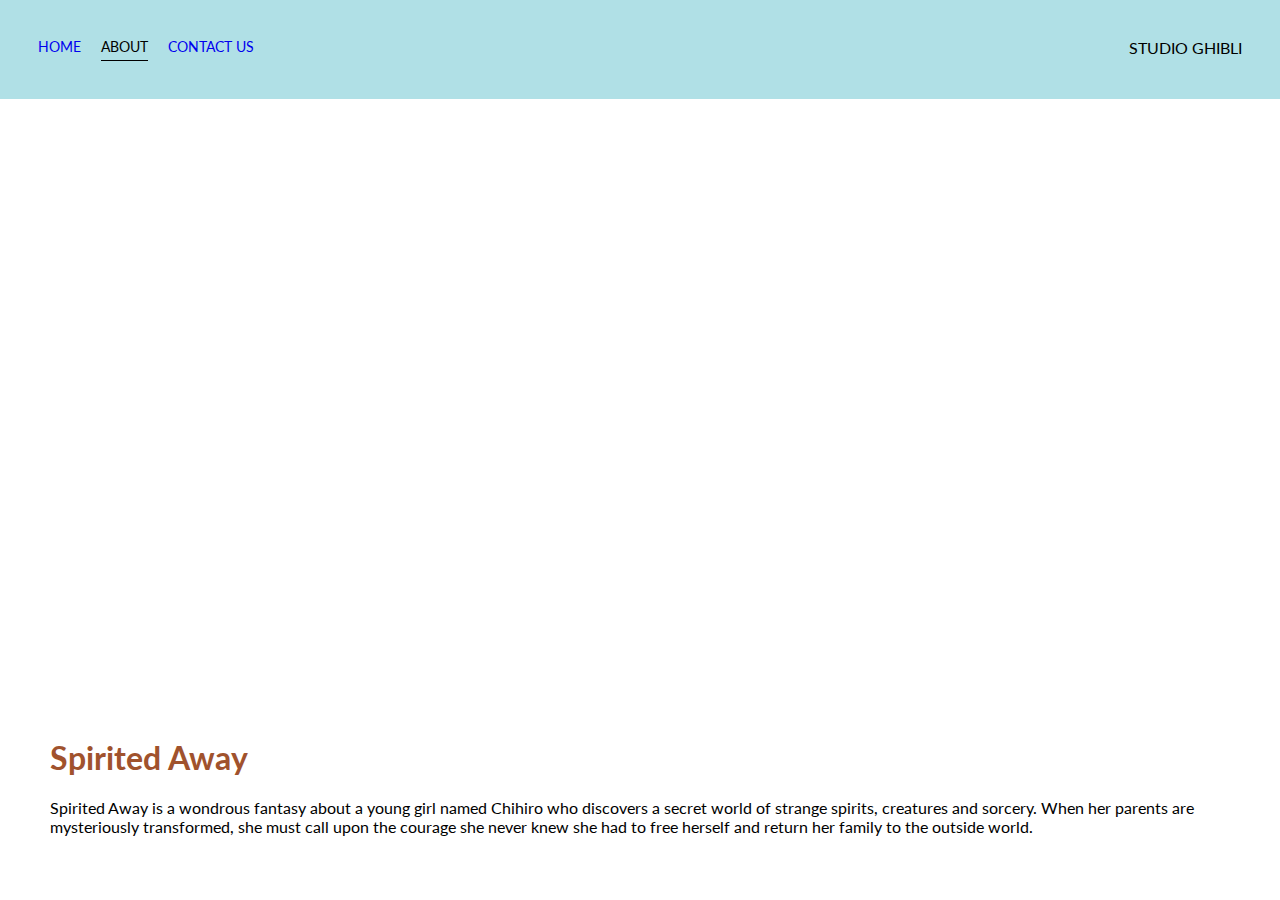
<file: SpiritedAwayPage.html>
<!DOCTYPE html>
<html>
<head>
    <title>About</title>
    <link href="https://fonts.googleapis.com/css2?family=Lato:wght@300&display=swap" rel="stylesheet">
    <link rel="stylesheet" href="styles.css">
</head>
<body>
    <div class="container">
        <div class="nav-wrapper">
            <div class="left-side">
                <div class="nav-link-wrapper">
                    <a href="index.html">Home</a>
                </div>
            

                <div class="nav-link-wrapper active-nav-link">
                    <a href="About.html">About</a>
                </div>

                <div class="nav-link-wrapper">
                    <a href="Contact Us.html">Contact Us</a>
                </div>

            </div> 

            <div class="right-side"></div>
                <div class="brand">
                    <div> STUDIO GHIBLI </div>
                </div>
            </div>
        </div>

        <div class="content-wrapper">
            <iframe width="1519" height="586"  src="https://www.youtube.com/embed/QRQMNr5gQ8k" frameborder="0" allow="accelerometer; autoplay; clipboard-write; encrypted-media; gyroscope; picture-in-picture" allowfullscreen></iframe>


                <div class="profile-content-wrapper">
                    
                    <h1>Spirited Away</h1>

                    <p>Spirited Away is a wondrous fantasy about a young girl named Chihiro who discovers a secret world of strange spirits, creatures and sorcery. When her parents are mysteriously transformed, she must call upon the courage she never knew she had to free herself and return her family to the outside world.</p>
                    
                </div>
            </div>
        </div>
    </body>
</html>
</file>
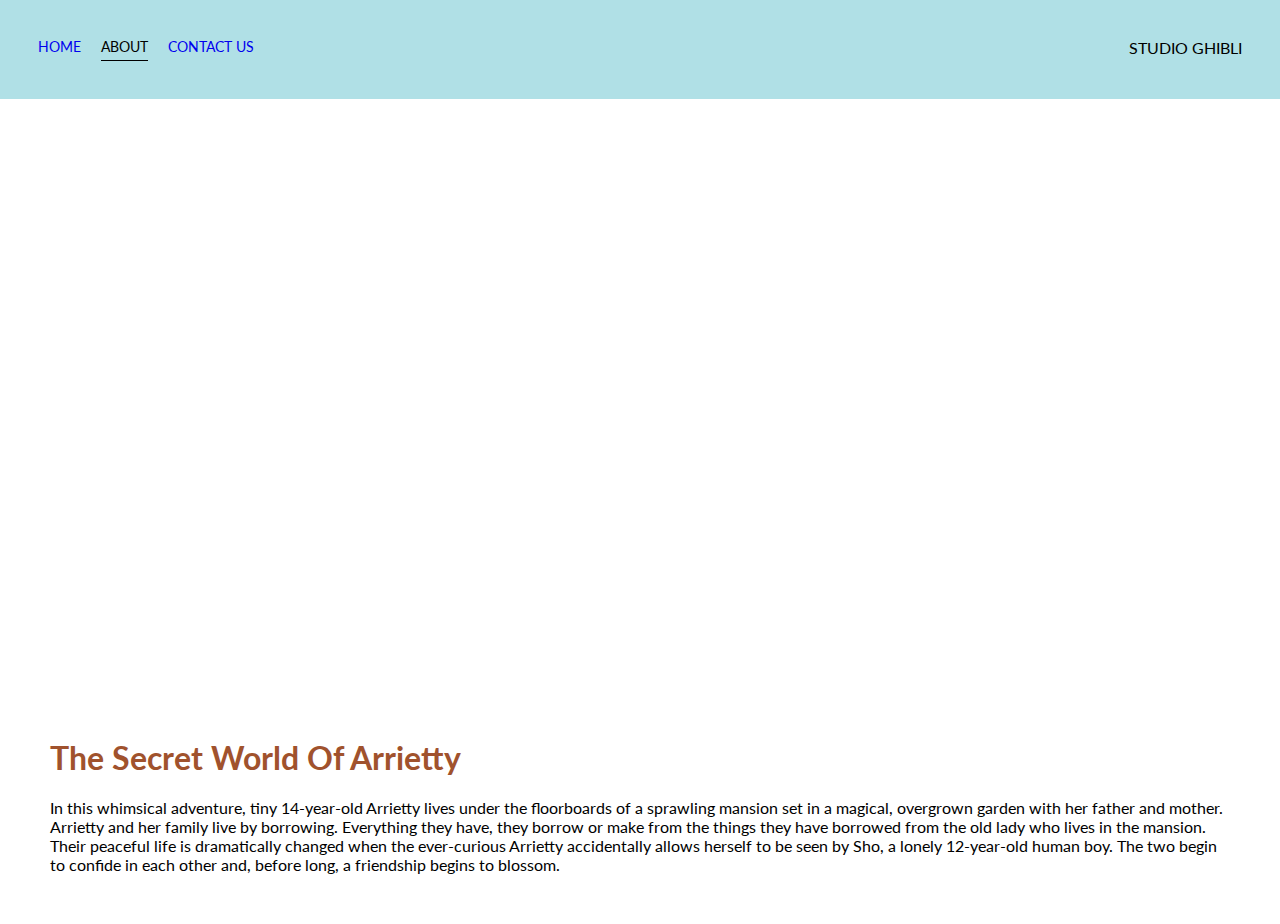
<file: TheSecretWorldOfArriettyPage.html>
<!DOCTYPE html>
<html>
<head>
    <title>About</title>
    <link href="https://fonts.googleapis.com/css2?family=Lato:wght@300&display=swap" rel="stylesheet">
    <link rel="stylesheet" href="styles.css">
</head>
<body>
    <div class="container">
        <div class="nav-wrapper">
            <div class="left-side">
                <div class="nav-link-wrapper">
                    <a href="index.html">Home</a>
                </div>
            

                <div class="nav-link-wrapper active-nav-link">
                    <a href="About.html">About</a>
                </div>

                <div class="nav-link-wrapper">
                    <a href="Contact Us.html">Contact Us</a>
                </div>

            </div> 

            <div class="right-side"></div>
                <div class="brand">
                    <div> STUDIO GHIBLI </div>
                </div>
            </div>
        </div>

        <div class="content-wrapper">
            <iframe width="1519" height="586" src="https://www.youtube.com/embed/vxoqVTSsFfo" frameborder="0" allow="accelerometer; autoplay; clipboard-write; encrypted-media; gyroscope; picture-in-picture" allowfullscreen></iframe>

                <div class="profile-content-wrapper">

                    <h1>The Secret World Of Arrietty</h1>
                    <p>In this whimsical adventure, tiny 14-year-old Arrietty lives under the floorboards of a sprawling mansion set in a magical, overgrown garden with her father and mother. Arrietty and her family live by borrowing. Everything they have, they borrow or make from the things they have borrowed from the old lady who lives in the mansion. Their peaceful life is dramatically changed when the ever-curious Arrietty accidentally allows herself to be seen by Sho, a lonely 12-year-old human boy. The two begin to confide in each other and, before long, a friendship begins to blossom.</p>                    
                </div>
            </div>
        </div>
    </body>
</html>
</file>
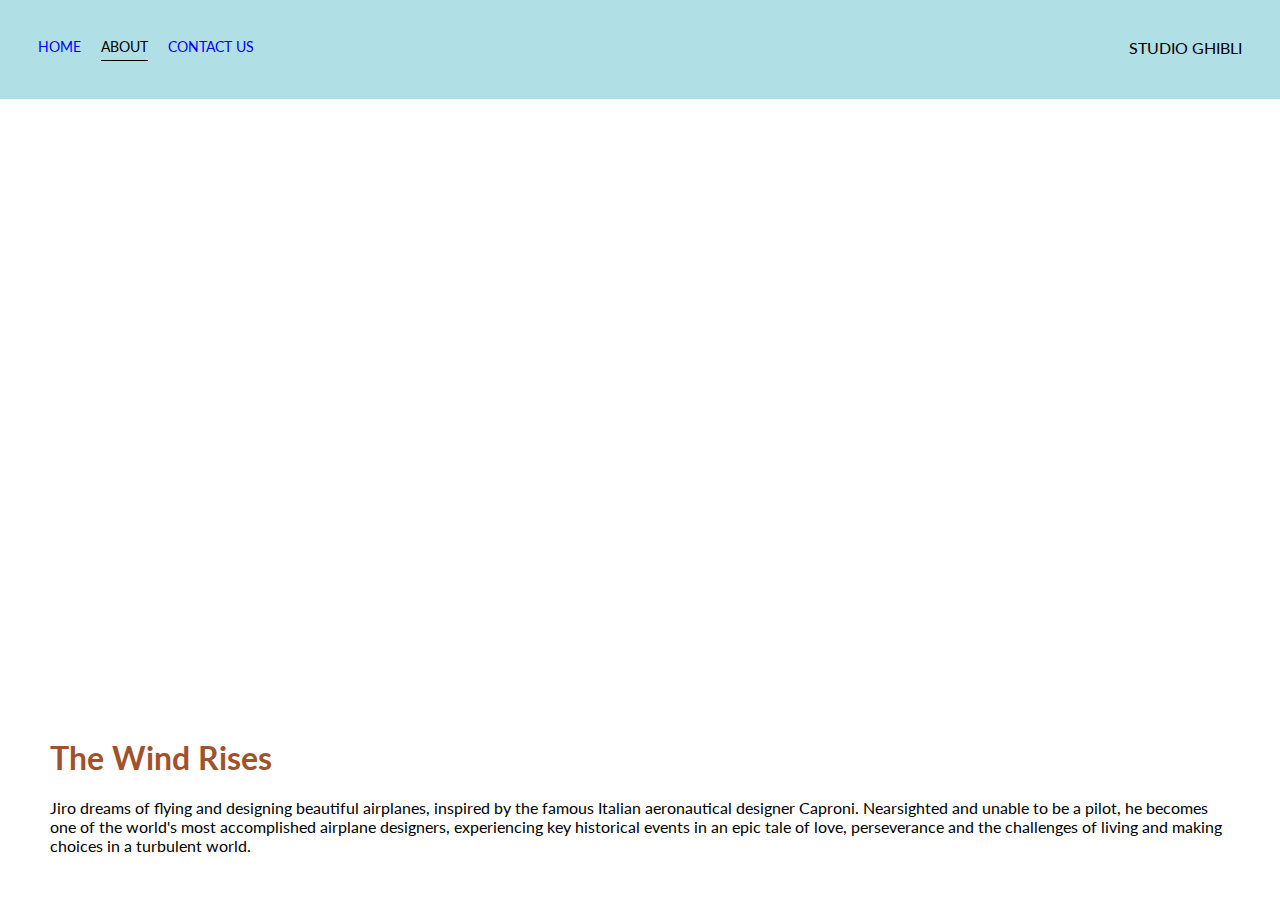
<file: TheWindRisesPage.html>
<!DOCTYPE html>
<html>
<head>
    <title>About</title>
    <link href="https://fonts.googleapis.com/css2?family=Lato:wght@300&display=swap" rel="stylesheet">
    <link rel="stylesheet" href="styles.css">
</head>
<body>
    <div class="container">
        <div class="nav-wrapper">
            <div class="left-side">
                <div class="nav-link-wrapper">
                    <a href="index.html">Home</a>
                </div>

                <div class="nav-link-wrapper active-nav-link">
                    <a href="About.html">About</a>
                </div>

                <div class="nav-link-wrapper">
                    <a href="Contact Us.html">Contact Us</a>
                </div>

            </div> 

            <div class="right-side"></div>
                <div class="brand">
                    <div> STUDIO GHIBLI </div>
                </div>
            </div>
        </div>

        <div class="content-wrapper">
            <iframe width="1519" height="586" src="https://www.youtube.com/embed/PhHoCnRg1Yw" frameborder="0" allow="accelerometer; autoplay; clipboard-write; encrypted-media; gyroscope; picture-in-picture" allowfullscreen></iframe>
        </div>
        
        <div class="profile-content-wrapper">
            <h1>The Wind Rises</h1>
            <p>Jiro dreams of flying and designing beautiful airplanes, inspired by the famous Italian aeronautical designer Caproni. Nearsighted and unable to be a pilot, he becomes one of the world's most accomplished airplane designers, experiencing key historical events in an epic tale of love, perseverance and the challenges of living and making choices in a turbulent world.</p>
        </div>
    </body>
</html>
</file>
<file: styles.css>
body{
    font-family: "Lato", sans-serif;
    margin:0px;
}
.container{
    display: grid;
    grid-template-columns: 1fr;
    background-color: 	#B0E0E6;
}

.nav-wrapper {
    display: flex;
    justify-content: space-between;
    padding: 38px;
}
.left-side{
    display: flex;
}
.nav-wrapper > .left-side > div {
    margin-right: 20px;
    font-size: 0.9em;
    text-transform: uppercase;
}
.nav-link-wrapper{
    height: 22px;
    border-bottom: 1px solid transparent;
    transition: border-bottom 0.5s;
}
.nav-link-wrapper a{
    columns: #ffffff;
    text-decoration: none;
    transition: color 0.5s;
}
.nav-link-wrapper:hover {
    border-bottom: 1px solid black;
}
.nav-link-wrapper a:hover {
    color: black;
}

.active-nav-link {
    border-bottom: 1px solid black;
}

.active-nav-link a {
    color: black !important;
}

.portfolio-items-wrapper {
    display: grid;
    grid-template-columns: 1fr 1fr 1fr;
}
.portfolio-item-wrapper{
    position: relative;
}
.portfolio-img-background {
    height: 300px;
    width: 100%;
    background-size: cover;
    background-position: center ;
    background-repeat: no repeat;
}

.img-text-wrapper {
    position: absolute;
    top: 0;
    display: flex;
    flex-direction: column;
    justify-content: center; 
    align-items: center;
    height: 100%;  
    text-align: center;
    padding-left: 100px;
    padding-right: 100px;
}

.logo-wrapper img {
    opacity: 0.5;
    width: 50%;
    margin-bottom: 20px;
}

.img-text-wrapper:hover .logo-wrapper img {
    opacity: 100%;
}

.img-text-wrapper .subtitle {
    transition: 1s;
    font-weight: 600;
    color: transparent;
}

.img-text-wrapper:hover .subtitle {
    font-weight: 600;
    color:sienna;
}

.img-darken {
    transition: 1s;
    filter: brightness(10%);
}
/*About page */
.two-column-wrapper {
    display: grid;
    grid-template-columns: 1fr 1fr;
    column-gap: 80px;
}
.profile-image-wrapper{
    margin: 50px;
}

.profile-content-wrapper {
    margin:50px;
    
}

.profile-content-wrapper h1  {
    color:sienna; 
    
}
</file>
